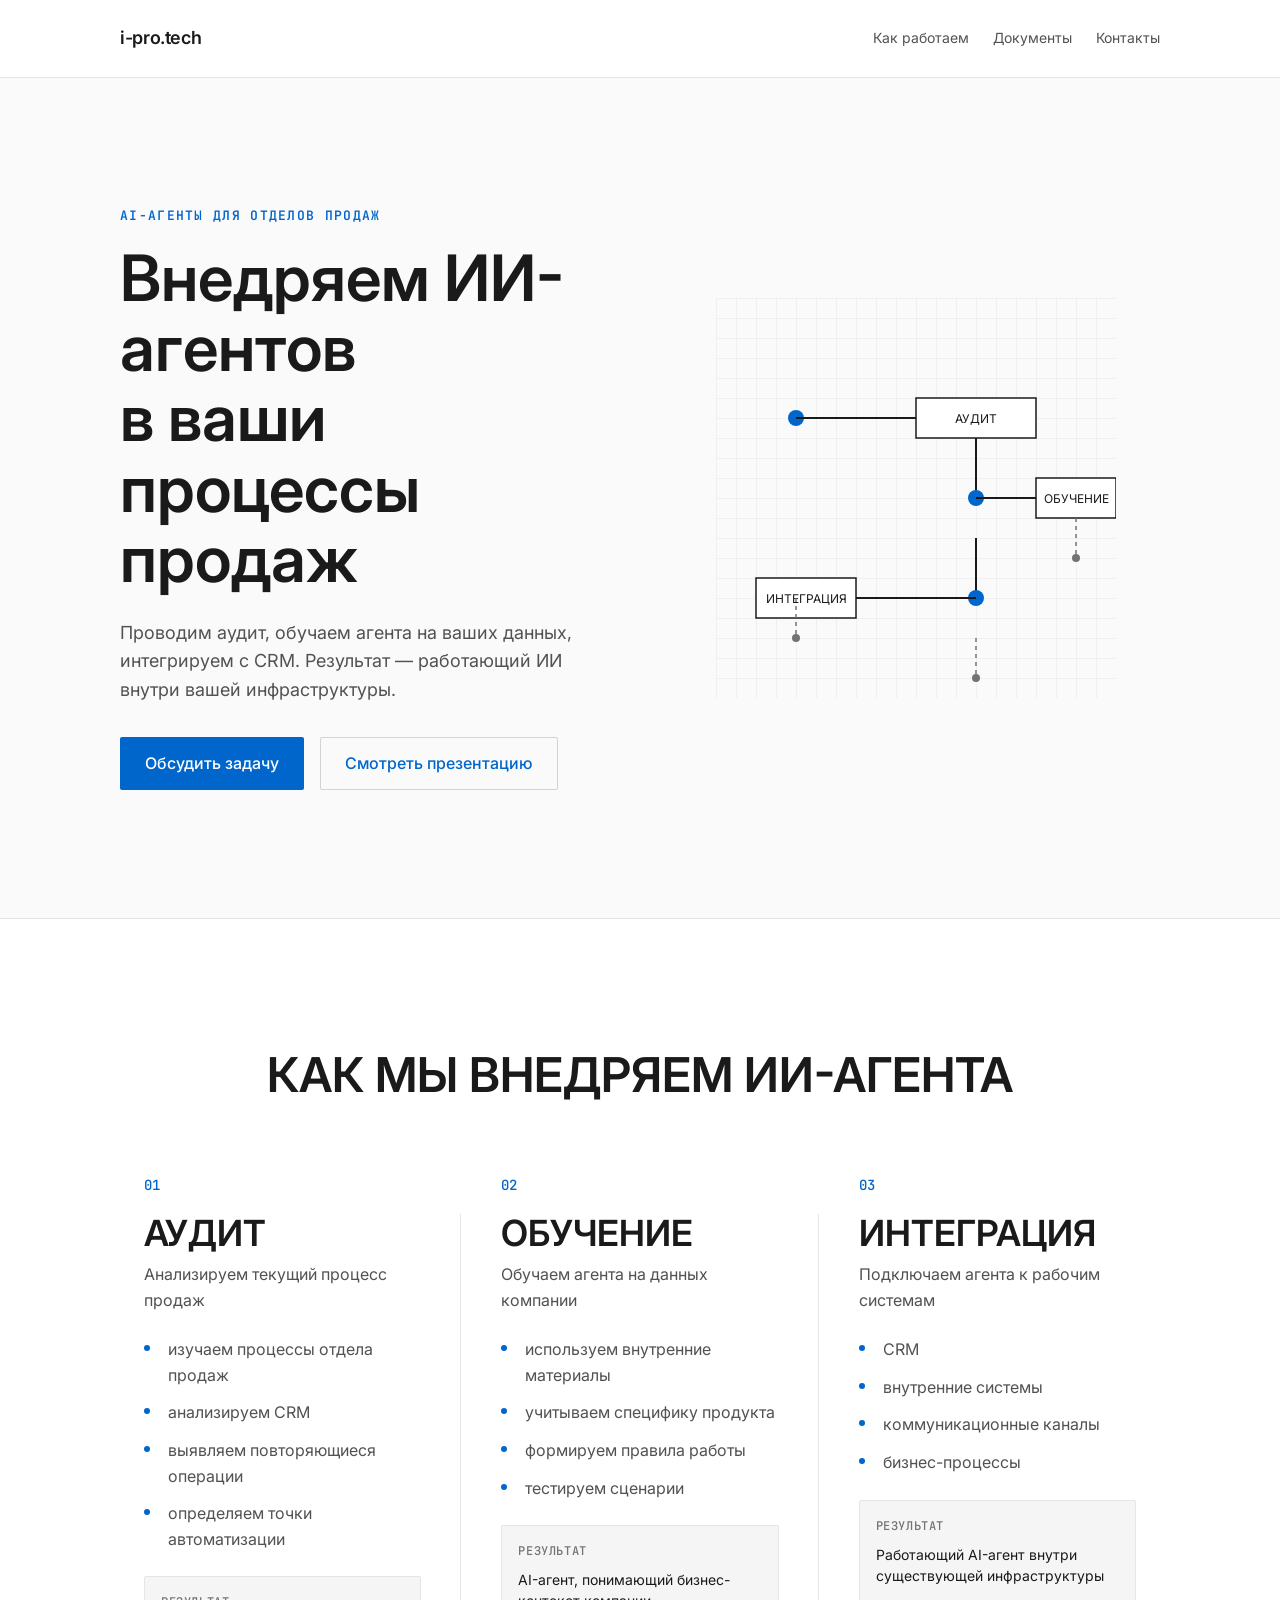
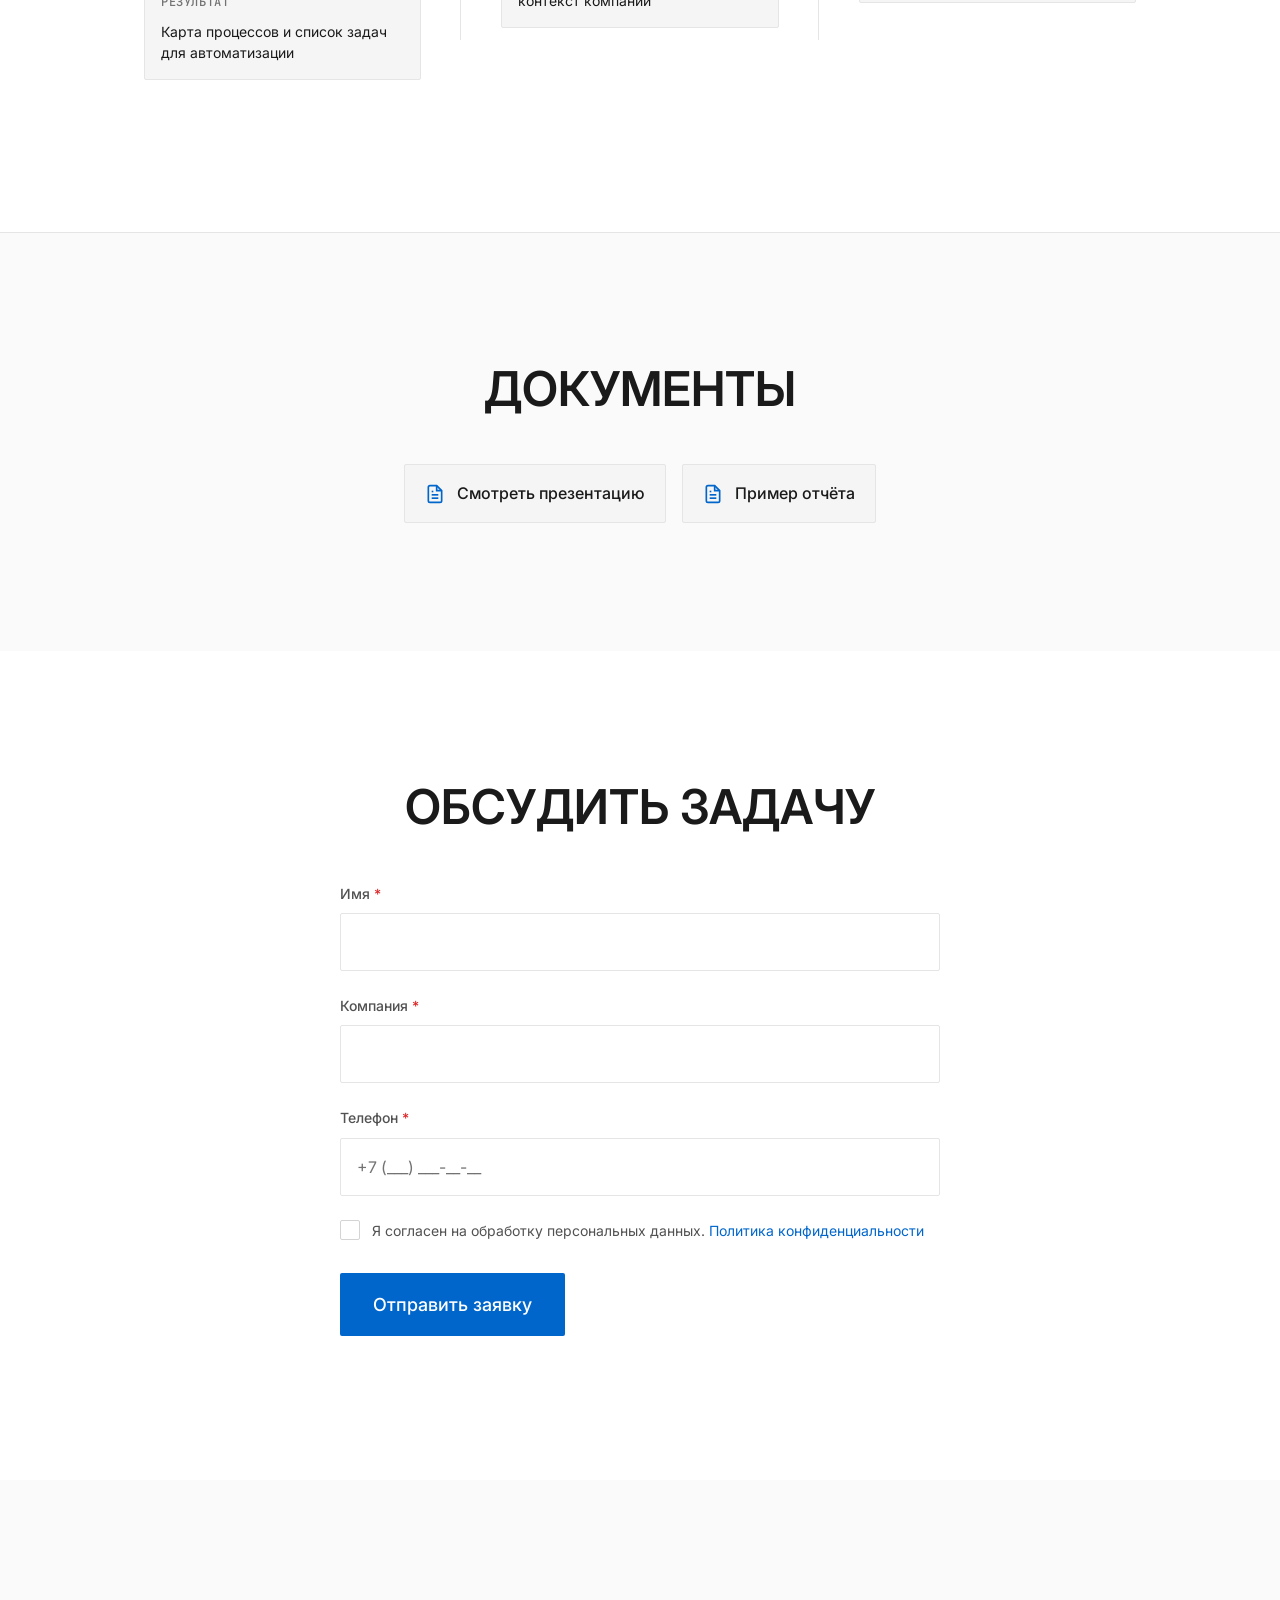
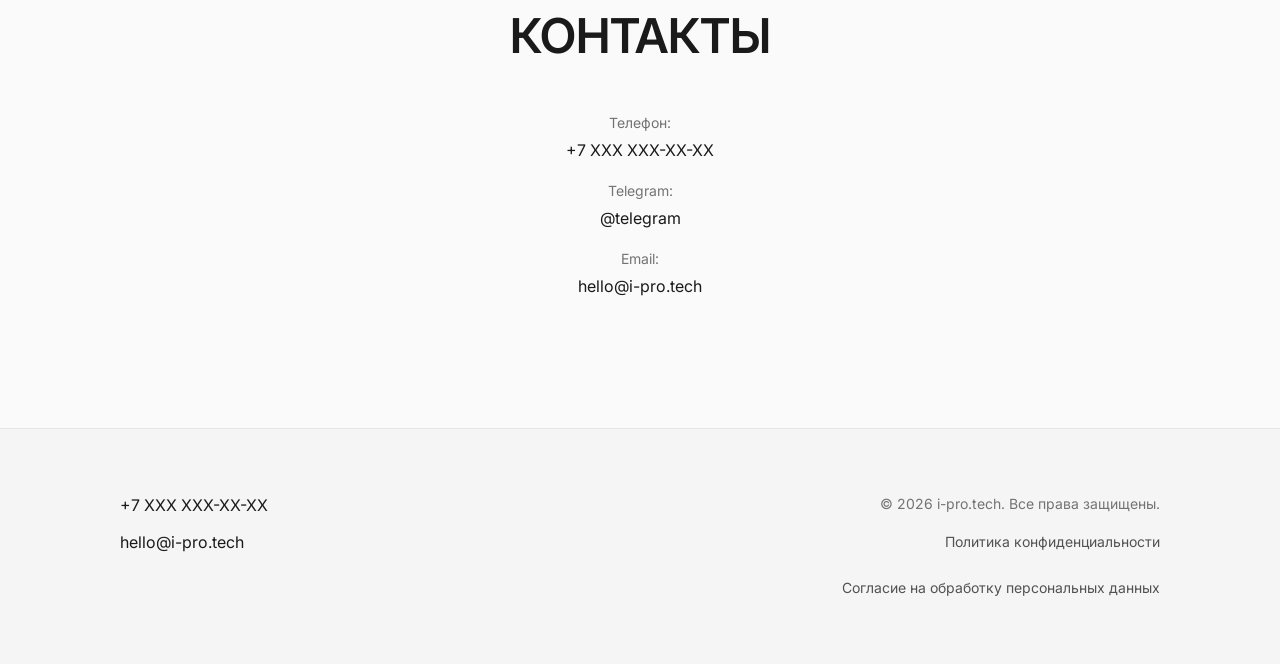
<file: index.html>
<!DOCTYPE html>
<html lang="ru">
<head>
    <!-- META -->
    <meta charset="UTF-8">
    <meta name="viewport" content="width=device-width, initial-scale=1.0">
    <meta name="description" content="Внедрение ИИ-агентов в отделы продаж. Аудит, обучение, интеграция с CRM.">
    <meta name="robots" content="index, follow">
    <link rel="canonical" href="https://i-pro.tech/">
    
    <!-- TITLE -->
    <title>i-pro.tech — ИИ-агенты для отделов продаж</title>
    
    <!-- FAVICON -->
    <link rel="icon" type="image/svg+xml" href="/assets/favicon.svg">
    
    <!-- FONTS -->
    <link rel="preconnect" href="https://fonts.googleapis.com">
    <link rel="preconnect" href="https://fonts.gstatic.com" crossorigin>
    <link href="https://fonts.googleapis.com/css2?family=Inter:wght@400;500;600;700&family=JetBrains+Mono:wght@400;500&display=swap" rel="stylesheet">
    
    <!-- STYLES -->
    <link rel="stylesheet" href="/css/styles.css">
    
    <!-- OPEN GRAPH -->
    <meta property="og:title" content="i-pro.tech — ИИ-агенты для отделов продаж">
    <meta property="og:description" content="Внедрение ИИ-агентов в отделы продаж. Аудит, обучение, интеграция с CRM.">
    <meta property="og:type" content="website">
    <meta property="og:url" content="https://i-pro.tech/">
    <meta property="og:image" content="https://i-pro.tech/assets/og-image.jpg">
    
    <!-- YANDEX METRICA -->
    <!-- <script>
    (function(m,e,t,r,i,k,a){m[i]=m[i]||function(){(m[i].a=m[i].a||[]).push(arguments)};
    m[i].l=1*new Date();
    for(var j=0;j<navigator.mimeTypes.length;j++){if(navigator.mimeTypes[j].enabledPlugin){k=navigator.mimeTypes[j].enabledPlugin;if(k===window.external||k===navigator.plugins[k].filename)return 0}}
    k=e.createElement(t);k.async=!0;k.src=r;a=e.getElementsByTagName(t)[0];a.parentNode.insertBefore(k,a)
    })(window,document,"script","https://mc.yandex.ru/metrika/tag.js","ym");
    ym(YM_COUNTER_ID,"init",{clickmap:true,trackLinks:true,accurateTrackBounce:true,webvisor:true});
    </script>
    <noscript><div><img src="https://mc.yandex.ru/watch/YM_COUNTER_ID" style="position:absolute;left:-9999px;" alt="" /></div></noscript> -->
    <!-- END YANDEX METRICA -->
</head>
<body>
    <!-- HEADER -->
    <header class="header">
        <div class="container">
            <div class="header-inner">
                <a href="/" class="header-brand">i-pro.tech</a>
                <button class="header-nav-toggle" aria-label="Открыть меню" aria-expanded="false">
                    <svg width="24" height="24" viewBox="0 0 24 24" fill="none" stroke="currentColor" stroke-width="2" aria-hidden="true">
                        <line x1="3" y1="6" x2="21" y2="6"/>
                        <line x1="3" y1="12" x2="21" y2="12"/>
                        <line x1="3" y1="18" x2="21" y2="18"/>
                    </svg>
                </button>
                <nav class="header-nav">
                    <a href="#process">Как работаем</a>
                    <a href="#documents">Документы</a>
                    <a href="#contact">Контакты</a>
                </nav>
            </div>
        </div>
    </header>

    <!-- HERO -->
    <section class="hero" id="hero">
        <div class="container">
            <div class="hero-grid">
                <div class="hero-content">
                    <!-- COMPANY -->
                    <p class="hero-eyebrow">AI-АГЕНТЫ ДЛЯ ОТДЕЛОВ ПРОДАЖ</p>
                    
                    <!-- HERO -->
                    <h1 class="hero-title">Внедряем ИИ-агентов<br>в ваши процессы продаж</h1>
                    
                    <p class="hero-subtitle">
                        Проводим аудит, обучаем агента на ваших данных, интегрируем с CRM. 
                        Результат — работающий ИИ внутри вашей инфраструктуры.
                    </p>
                    
                    <div class="hero-cta">
                        <a href="#contact" class="btn btn-primary">Обсудить задачу</a>
                        <a href="#documents" class="btn btn-secondary">Смотреть презентацию</a>
                    </div>
                </div>
                
                <div class="hero-visual">
                    <!-- Architectural diagram: structured workflow visualization -->
                    <svg class="diagram-svg" viewBox="0 0 400 400" xmlns="http://www.w3.org/2000/svg" aria-hidden="true">
                        <!-- Grid background -->
                        <defs>
                            <pattern id="grid" width="20" height="20" patternUnits="userSpaceOnUse">
                                <path d="M 20 0 L 0 0 0 20" fill="none" stroke="#E5E5E5" stroke-width="1"/>
                            </pattern>
                        </defs>
                        <rect width="400" height="400" fill="url(#grid)"/>
                        
                        <!-- Process flow diagram -->
                        <!-- Audit node -->
                        <circle cx="80" cy="120" r="8" fill="#0066CC"/>
                        <line x1="80" y1="120" x2="200" y2="120" stroke="#1A1A1A" stroke-width="2"/>
                        <rect x="200" y="100" width="120" height="40" fill="#FFFFFF" stroke="#1A1A1A" stroke-width="1.5"/>
                        <text x="260" y="125" font-family="Inter" font-size="12" fill="#1A1A1A" text-anchor="middle">АУДИТ</text>
                        
                        <!-- Training node -->
                        <line x1="260" y1="140" x2="260" y2="200" stroke="#1A1A1A" stroke-width="2"/>
                        <circle cx="260" cy="200" r="8" fill="#0066CC"/>
                        <line x1="260" y1="200" x2="320" y2="200" stroke="#1A1A1A" stroke-width="2"/>
                        <rect x="320" y="180" width="80" height="40" fill="#FFFFFF" stroke="#1A1A1A" stroke-width="1.5"/>
                        <text x="360" y="205" font-family="Inter" font-size="12" fill="#1A1A1A" text-anchor="middle">ОБУЧЕНИЕ</text>
                        
                        <!-- Integration node -->
                        <line x1="260" y1="240" x2="260" y2="300" stroke="#1A1A1A" stroke-width="2"/>
                        <circle cx="260" cy="300" r="8" fill="#0066CC"/>
                        <line x1="260" y1="300" x2="140" y2="300" stroke="#1A1A1A" stroke-width="2"/>
                        <rect x="40" y="280" width="100" height="40" fill="#FFFFFF" stroke="#1A1A1A" stroke-width="1.5"/>
                        <text x="90" y="305" font-family="Inter" font-size="12" fill="#1A1A1A" text-anchor="middle">ИНТЕГРАЦИЯ</text>
                        
                        <!-- Connection lines to edges -->
                        <line x1="80" y1="300" x2="80" y2="340" stroke="#737373" stroke-width="1.5" stroke-dasharray="4,4"/>
                        <line x1="260" y1="340" x2="260" y2="380" stroke="#737373" stroke-width="1.5" stroke-dasharray="4,4"/>
                        <line x1="360" y1="220" x2="360" y2="260" stroke="#737373" stroke-width="1.5" stroke-dasharray="4,4"/>
                        
                        <!-- Data points -->
                        <circle cx="80" cy="340" r="4" fill="#737373"/>
                        <circle cx="260" cy="380" r="4" fill="#737373"/>
                        <circle cx="360" cy="260" r="4" fill="#737373"/>
                    </svg>
                </div>
            </div>
        </div>
    </section>

    <!-- PROCESS -->
    <section class="process-section" id="process">
        <div class="container">
            <!-- PROCESS -->
            <h2 class="section-title">КАК МЫ ВНЕДРЯЕМ ИИ-АГЕНТА</h2>
            
            <div class="process-grid">
                <!-- Stage 01 -->
                <div class="process-card">
                    <p class="process-number">01</p>
                    <h3 class="process-title">АУДИТ</h3>
                    <p class="process-subtitle">Анализируем текущий процесс продаж</p>
                    
                    <ul class="process-list">
                        <li>изучаем процессы отдела продаж</li>
                        <li>анализируем CRM</li>
                        <li>выявляем повторяющиеся операции</li>
                        <li>определяем точки автоматизации</li>
                    </ul>
                    
                    <div class="process-result">
                        <p class="process-result-label">Результат</p>
                        <p class="process-result-text">Карта процессов и список задач для автоматизации</p>
                    </div>
                </div>
                
                <!-- Stage 02 -->
                <div class="process-card">
                    <p class="process-number">02</p>
                    <h3 class="process-title">ОБУЧЕНИЕ</h3>
                    <p class="process-subtitle">Обучаем агента на данных компании</p>
                    
                    <ul class="process-list">
                        <li>используем внутренние материалы</li>
                        <li>учитываем специфику продукта</li>
                        <li>формируем правила работы</li>
                        <li>тестируем сценарии</li>
                    </ul>
                    
                    <div class="process-result">
                        <p class="process-result-label">Результат</p>
                        <p class="process-result-text">AI-агент, понимающий бизнес-контекст компании</p>
                    </div>
                </div>
                
                <!-- Stage 03 -->
                <div class="process-card">
                    <p class="process-number">03</p>
                    <h3 class="process-title">ИНТЕГРАЦИЯ</h3>
                    <p class="process-subtitle">Подключаем агента к рабочим системам</p>
                    
                    <ul class="process-list">
                        <li>CRM</li>
                        <li>внутренние системы</li>
                        <li>коммуникационные каналы</li>
                        <li>бизнес-процессы</li>
                    </ul>
                    
                    <div class="process-result">
                        <p class="process-result-label">Результат</p>
                        <p class="process-result-text">Работающий AI-агент внутри существующей инфраструктуры</p>
                    </div>
                </div>
            </div>
        </div>
    </section>

    <!-- DOCUMENTS -->
    <section class="documents-section" id="documents">
        <div class="container">
            <!-- DOCUMENTS -->
            <h2 class="section-title">ДОКУМЕНТЫ</h2>
            
            <div class="documents-grid">
                <a href="/assets/presentation.pdf" class="document-link" target="_blank" rel="noopener">
                    <svg class="document-icon" viewBox="0 0 24 24" fill="none" stroke="currentColor" stroke-width="2" aria-hidden="true">
                        <path d="M14 2H6a2 2 0 0 0-2 2v16a2 2 0 0 0 2 2h12a2 2 0 0 0 2-2V8z"/>
                        <polyline points="14 2 14 8 20 8"/>
                        <line x1="16" y1="13" x2="8" y2="13"/>
                        <line x1="16" y1="17" x2="8" y2="17"/>
                        <polyline points="10 9 9 9 8 9"/>
                    </svg>
                    <span class="document-text">Смотреть презентацию</span>
                </a>
                
                <a href="/assets/report-example.pdf" class="document-link" target="_blank" rel="noopener">
                    <svg class="document-icon" viewBox="0 0 24 24" fill="none" stroke="currentColor" stroke-width="2" aria-hidden="true">
                        <path d="M14 2H6a2 2 0 0 0-2 2v16a2 2 0 0 0 2 2h12a2 2 0 0 0 2-2V8z"/>
                        <polyline points="14 2 14 8 20 8"/>
                        <line x1="16" y1="13" x2="8" y2="13"/>
                        <line x1="16" y1="17" x2="8" y2="17"/>
                        <polyline points="10 9 9 9 8 9"/>
                    </svg>
                    <span class="document-text">Пример отчёта</span>
                </a>
            </div>
        </div>
    </section>

    <!-- CONTACT FORM -->
    <section class="contact-section" id="contact">
        <div class="container">
            <div class="contact-form-container">
                <!-- CONTACT FORM -->
                <h2 class="section-title">ОБСУДИТЬ ЗАДАЧУ</h2>
                
                <form class="form" id="contactForm" action="/send.php" method="POST" novalidate>
                    <div class="form-group">
                        <label for="name" class="input-label required">Имя</label>
                        <input type="text" id="name" name="name" class="input" required autocomplete="name">
                        <span class="form-error">Пожалуйста, введите имя</span>
                    </div>
                    
                    <div class="form-group">
                        <label for="company" class="input-label required">Компания</label>
                        <input type="text" id="company" name="company" class="input" required autocomplete="organization">
                        <span class="form-error">Пожалуйста, введите название компании</span>
                    </div>
                    
                    <div class="form-group">
                        <label for="phone" class="input-label required">Телефон</label>
                        <input type="tel" id="phone" name="phone" class="input" required autocomplete="tel" placeholder="+7 (___) ___-__-__">
                        <span class="form-error">Пожалуйста, введите корректный номер телефона</span>
                    </div>
                    
                    <div class="form-group checkbox-group">
                        <div class="checkbox-wrapper">
                            <input type="checkbox" id="consent" name="consent" class="checkbox" required>
                            <label for="consent" class="checkbox-label">
                                Я согласен на обработку персональных данных. 
                                <a href="/privacy.html" target="_blank">Политика конфиденциальности</a>
                            </label>
                        </div>
                        <span class="form-error">Необходимо согласие на обработку персональных данных</span>
                    </div>
                    
                    <div class="form-actions">
                        <button type="submit" class="btn btn-primary btn-large">Отправить заявку</button>
                    </div>
                    
                    <div class="form-status" id="formStatus" aria-live="polite"></div>
                </form>
            </div>
        </div>
    </section>

    <!-- CONTACTS -->
    <section class="contacts-section" id="contacts">
        <div class="container">
            <!-- CONTACTS -->
            <h2 class="section-title">КОНТАКТЫ</h2>
            
            <div class="contacts-grid">
                <div class="contact-item">
                    <span class="contact-label">Телефон:</span>
                    <a href="tel:+7XXXXXXXXXX" class="contact-value">+7 XXX XXX-XX-XX</a>
                </div>
                
                <div class="contact-item">
                    <span class="contact-label">Telegram:</span>
                    <a href="https://t.me/telegram" class="contact-value">@telegram</a>
                </div>
                
                <div class="contact-item">
                    <span class="contact-label">Email:</span>
                    <a href="mailto:hello@i-pro.tech" class="contact-value">hello@i-pro.tech</a>
                </div>
            </div>
        </div>
    </section>

    <!-- FOOTER -->
    <footer class="footer">
        <div class="container">
            <!-- FOOTER -->
            <div class="footer-grid">
                <div class="footer-contacts">
                    <p class="footer-contact-item">
                        <a href="tel:+7XXXXXXXXXX">+7 XXX XXX-XX-XX</a>
                    </p>
                    <p class="footer-contact-item">
                        <a href="mailto:hello@i-pro.tech">hello@i-pro.tech</a>
                    </p>
                </div>
                
                <div class="footer-legal">
                    <p class="footer-legal-text">
                        © <span id="currentYear">2024</span> i-pro.tech. Все права защищены.
                    </p>
                    <div class="footer-legal-links">
                        <a href="/privacy.html">Политика конфиденциальности</a>
                        <a href="/privacy.html">Согласие на обработку персональных данных</a>
                    </div>
                </div>
            </div>
        </div>
    </footer>

    <!-- SCRIPTS -->
    <script src="/js/main.js"></script>
</body>
</html>
</file>
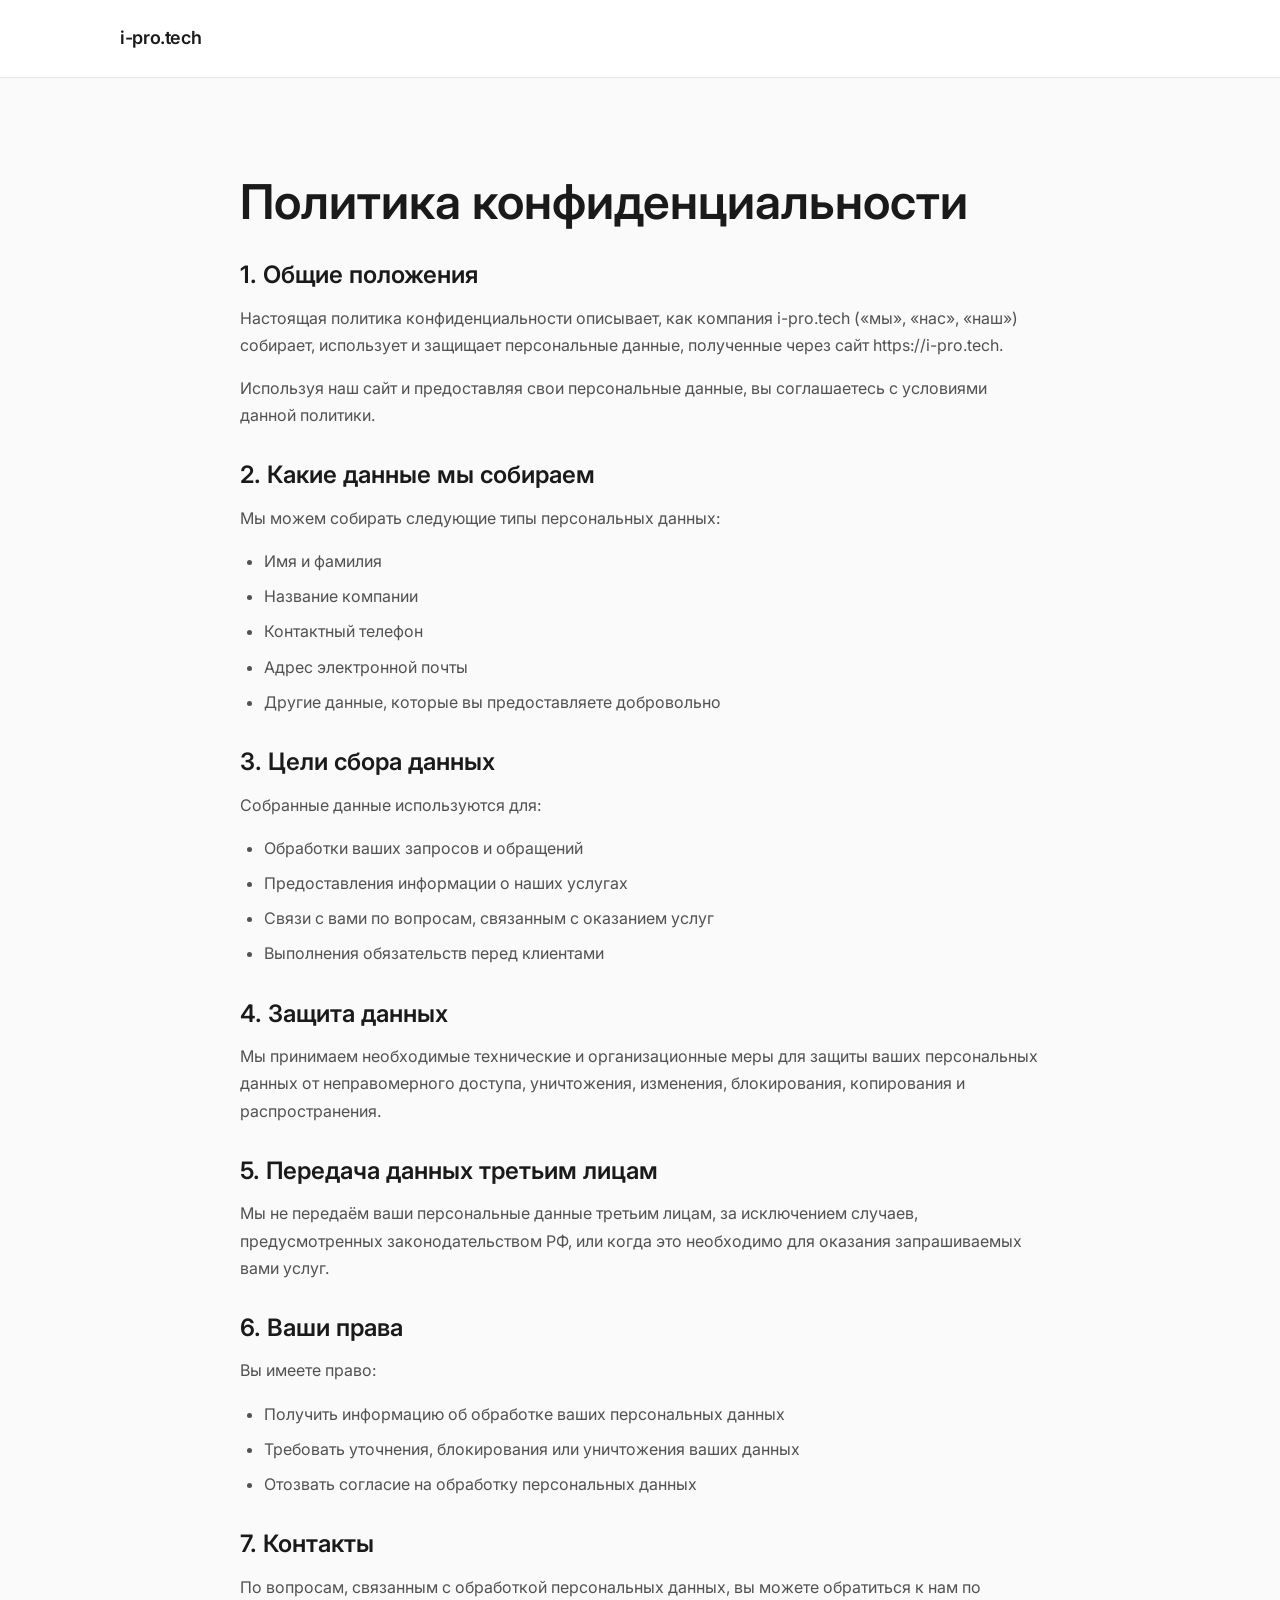
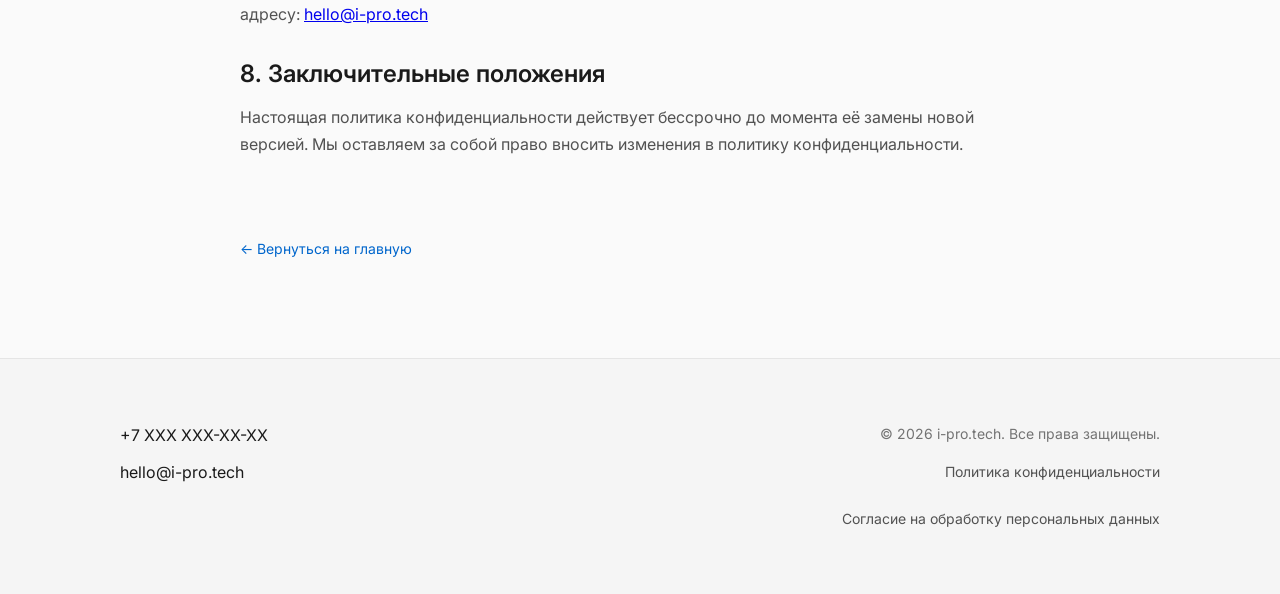
<file: privacy.html>
<!DOCTYPE html>
<html lang="ru">
<head>
    <meta charset="UTF-8">
    <meta name="viewport" content="width=device-width, initial-scale=1.0">
    <title>Политика конфиденциальности — i-pro.tech</title>
    <link rel="preconnect" href="https://fonts.googleapis.com">
    <link rel="preconnect" href="https://fonts.gstatic.com" crossorigin>
    <link href="https://fonts.googleapis.com/css2?family=Inter:wght@400;500;600;700&family=JetBrains+Mono:wght@400;500&display=swap" rel="stylesheet">
    <link rel="stylesheet" href="/css/styles.css">
    <style>
        .legal-page {
            padding: var(--space-24) 0;
            background-color: var(--color-bg-primary);
            min-height: 100vh;
        }
        
        .legal-content {
            max-width: 800px;
            margin: 0 auto;
        }
        
        .legal-title {
            font-size: var(--text-h1);
            font-weight: 600;
            margin-bottom: var(--space-8);
            color: var(--color-text-primary);
        }
        
        .legal-section {
            margin-bottom: var(--space-8);
        }
        
        .legal-section-title {
            font-size: var(--text-h3);
            font-weight: 600;
            margin-bottom: var(--space-4);
            color: var(--color-text-primary);
        }
        
        .legal-text {
            font-size: var(--text-body);
            line-height: 1.7;
            color: var(--color-text-secondary);
        }
        
        .legal-text p {
            margin-bottom: var(--space-4);
        }
        
        .legal-text ul {
            margin: var(--space-4) 0;
            padding-left: var(--space-6);
        }
        
        .legal-text li {
            margin-bottom: var(--space-2);
        }
        
        .legal-back-link {
            display: inline-flex;
            align-items: center;
            gap: var(--space-2);
            margin-top: var(--space-12);
            color: var(--color-primary);
            text-decoration: none;
            font-size: var(--text-small);
        }
        
        .legal-back-link:hover {
            text-decoration: underline;
        }
    </style>
</head>
<body>
    <!-- HEADER -->
    <header class="header">
        <div class="container">
            <div class="header-inner">
                <a href="/" class="header-brand">i-pro.tech</a>
            </div>
        </div>
    </header>

    <!-- MAIN CONTENT -->
    <main class="legal-page">
        <div class="container">
            <div class="legal-content">
                <h1 class="legal-title">Политика конфиденциальности</h1>
                
                <div class="legal-text">
                    <!-- LEGAL PLACEHOLDER CONTENT -->
                    <!-- Replace with actual legal text from your lawyer -->
                    
                    <div class="legal-section">
                        <h2 class="legal-section-title">1. Общие положения</h2>
                        <p>
                            Настоящая политика конфиденциальности описывает, как компания i-pro.tech 
                            («мы», «нас», «наш») собирает, использует и защищает персональные данные, 
                            полученные через сайт https://i-pro.tech.
                        </p>
                        <p>
                            Используя наш сайт и предоставляя свои персональные данные, вы соглашаетесь 
                            с условиями данной политики.
                        </p>
                    </div>
                    
                    <div class="legal-section">
                        <h2 class="legal-section-title">2. Какие данные мы собираем</h2>
                        <p>Мы можем собирать следующие типы персональных данных:</p>
                        <ul>
                            <li>Имя и фамилия</li>
                            <li>Название компании</li>
                            <li>Контактный телефон</li>
                            <li>Адрес электронной почты</li>
                            <li>Другие данные, которые вы предоставляете добровольно</li>
                        </ul>
                    </div>
                    
                    <div class="legal-section">
                        <h2 class="legal-section-title">3. Цели сбора данных</h2>
                        <p>Собранные данные используются для:</p>
                        <ul>
                            <li>Обработки ваших запросов и обращений</li>
                            <li>Предоставления информации о наших услугах</li>
                            <li>Связи с вами по вопросам, связанным с оказанием услуг</li>
                            <li>Выполнения обязательств перед клиентами</li>
                        </ul>
                    </div>
                    
                    <div class="legal-section">
                        <h2 class="legal-section-title">4. Защита данных</h2>
                        <p>
                            Мы принимаем необходимые технические и организационные меры для защиты 
                            ваших персональных данных от неправомерного доступа, уничтожения, изменения, 
                            блокирования, копирования и распространения.
                        </p>
                    </div>
                    
                    <div class="legal-section">
                        <h2 class="legal-section-title">5. Передача данных третьим лицам</h2>
                        <p>
                            Мы не передаём ваши персональные данные третьим лицам, за исключением случаев, 
                            предусмотренных законодательством РФ, или когда это необходимо для оказания 
                            запрашиваемых вами услуг.
                        </p>
                    </div>
                    
                    <div class="legal-section">
                        <h2 class="legal-section-title">6. Ваши права</h2>
                        <p>Вы имеете право:</p>
                        <ul>
                            <li>Получить информацию об обработке ваших персональных данных</li>
                            <li>Требовать уточнения, блокирования или уничтожения ваших данных</li>
                            <li>Отозвать согласие на обработку персональных данных</li>
                        </ul>
                    </div>
                    
                    <div class="legal-section">
                        <h2 class="legal-section-title">7. Контакты</h2>
                        <p>
                            По вопросам, связанным с обработкой персональных данных, вы можете обратиться 
                            к нам по адресу: <a href="mailto:hello@i-pro.tech">hello@i-pro.tech</a>
                        </p>
                    </div>
                    
                    <div class="legal-section">
                        <h2 class="legal-section-title">8. Заключительные положения</h2>
                        <p>
                            Настоящая политика конфиденциальности действует бессрочно до момента её замены 
                            новой версией. Мы оставляем за собой право вносить изменения в политику 
                            конфиденциальности.
                        </p>
                    </div>
                </div>
                
                <a href="/" class="legal-back-link">
                    ← Вернуться на главную
                </a>
            </div>
        </div>
    </main>

    <!-- FOOTER -->
    <footer class="footer">
        <div class="container">
            <div class="footer-grid">
                <div class="footer-contacts">
                    <p class="footer-contact-item">
                        <a href="tel:+7XXXXXXXXXX">+7 XXX XXX-XX-XX</a>
                    </p>
                    <p class="footer-contact-item">
                        <a href="mailto:hello@i-pro.tech">hello@i-pro.tech</a>
                    </p>
                </div>
                
                <div class="footer-legal">
                    <p class="footer-legal-text">
                        © <span id="currentYear">2024</span> i-pro.tech. Все права защищены.
                    </p>
                    <div class="footer-legal-links">
                        <a href="/privacy.html">Политика конфиденциальности</a>
                        <a href="/privacy.html">Согласие на обработку персональных данных</a>
                    </div>
                </div>
            </div>
        </div>
    </footer>

    <script src="/js/main.js"></script>
</body>
</html>
</file>
<file: css/styles.css>
/* ==========================================================================
   i-pro.tech — DESIGN SYSTEM IMPLEMENTATION
   Concept: ARCHITECTURAL PRECISION
   ========================================================================== */

/* ==========================================================================
   CSS CUSTOM PROPERTIES (DESIGN TOKENS)
   ========================================================================== */

:root {
    /* Colors - Backgrounds */
    --color-bg-primary: #FAFAFA;
    --color-bg-surface: #FFFFFF;
    --color-bg-secondary: #F5F5F5;

    /* Colors - Text */
    --color-text-primary: #1A1A1A;
    --color-text-secondary: #525252;
    --color-text-tertiary: #737373;
    --color-text-inverse: #FFFFFF;

    /* Colors - Brand & Accent */
    --color-primary: #0066CC;
    --color-primary-hover: #0052A3;
    --color-primary-active: #004080;

    /* Colors - Functional */
    --color-border: #E5E5E5;
    --color-border-strong: #D4D4D4;
    --color-success: #059669;
    --color-error: #DC2626;
    --color-warning: #D97706;

    /* Colors - Interactive States */
    --color-focus: #0066CC;
    --color-disabled-bg: #F5F5F5;
    --color-disabled-text: #A3A3A3;

    /* Typography - Font Families */
    --font-family-sans: 'Inter', -apple-system, BlinkMacSystemFont, 'Segoe UI', Roboto, sans-serif;
    --font-family-mono: 'JetBrains Mono', 'IBM Plex Mono', 'Consolas', monospace;

    /* Typography - Scale (Desktop) */
    --text-display: 64px;
    --text-h1: 48px;
    --text-h2: 36px;
    --text-h3: 24px;
    --text-body-lg: 18px;
    --text-body: 16px;
    --text-small: 14px;
    --text-xs: 12px;
    --text-eyebrow: 13px;
    --text-button: 16px;
    --text-mono-label: 14px;

    /* Layout */
    --layout-max-width: 1200px;
    --layout-padding-desktop: 80px;
    --layout-padding-tablet: 40px;
    --layout-padding-mobile: 20px;
    --grid-gutter: 24px;

    /* Section Spacing */
    --section-spacing-desktop: 120px;
    --section-spacing-tablet: 80px;
    --section-spacing-mobile: 60px;

    /* Spacing System (Base unit: 4px) */
    --space-0: 0px;
    --space-1: 4px;
    --space-2: 8px;
    --space-3: 12px;
    --space-4: 16px;
    --space-5: 20px;
    --space-6: 24px;
    --space-8: 32px;
    --space-10: 40px;
    --space-12: 48px;
    --space-16: 64px;
    --space-20: 80px;
    --space-24: 96px;
    --space-32: 128px;
}

/* ==========================================================================
   RESET & BASE
   ========================================================================== */

*,
*::before,
*::after {
    box-sizing: border-box;
    margin: 0;
    padding: 0;
}

html {
    font-size: 16px;
    scroll-behavior: smooth;
    -webkit-text-size-adjust: 100%;
}

body {
    font-family: var(--font-family-sans);
    font-size: var(--text-body);
    line-height: 1.6;
    color: var(--color-text-primary);
    background-color: var(--color-bg-primary);
    -webkit-font-smoothing: antialiased;
    -moz-osx-font-smoothing: grayscale;
}

/* ==========================================================================
   TYPOGRAPHY
   ========================================================================== */

h1, h2, h3, h4, h5, h6 {
    font-weight: 600;
    line-height: 1.15;
    color: var(--color-text-primary);
}

.section-title {
    font-size: var(--text-h1);
    font-weight: 600;
    line-height: 1.15;
    margin-bottom: var(--space-12);
    text-align: center;
}

/* ==========================================================================
   LAYOUT
   ========================================================================== */

.container {
    max-width: var(--layout-max-width);
    margin: 0 auto;
    padding: 0 var(--layout-padding-mobile);
}

@media (min-width: 768px) {
    .container {
        padding: 0 var(--layout-padding-tablet);
    }
}

@media (min-width: 1024px) {
    .container {
        padding: 0 var(--layout-padding-desktop);
    }
}

/* ==========================================================================
   HEADER
   ========================================================================== */

.header {
    padding: var(--space-6) 0;
    border-bottom: 1px solid var(--color-border);
    background-color: var(--color-bg-surface);
    position: sticky;
    top: 0;
    z-index: 100;
}

.header-inner {
    display: flex;
    justify-content: space-between;
    align-items: center;
}

.header-brand {
    font-family: var(--font-family-sans);
    font-size: 18px;
    font-weight: 600;
    color: var(--color-text-primary);
    text-decoration: none;
    letter-spacing: -0.02em;
}

.header-brand:hover {
    color: var(--color-primary);
}

.header-nav {
    display: flex;
    align-items: center;
    gap: var(--space-6);
}

.header-nav a {
    font-size: var(--text-small);
    color: var(--color-text-secondary);
    text-decoration: none;
    transition: color 0.15s ease;
}

.header-nav a:hover {
    color: var(--color-text-primary);
}

/* Mobile nav toggle */
.header-nav-toggle {
    display: none;
    background: none;
    border: none;
    cursor: pointer;
    padding: var(--space-2);
}

@media (max-width: 767px) {
    .header-nav {
        display: none;
    }

    .header-nav-toggle {
        display: block;
    }

    .header-nav.active {
        display: flex;
        flex-direction: column;
        position: absolute;
        top: 100%;
        left: 0;
        right: 0;
        background: var(--color-bg-surface);
        border-bottom: 1px solid var(--color-border);
        padding: var(--space-4);
        gap: var(--space-4);
    }
}

/* ==========================================================================
   HERO SECTION
   ========================================================================== */

.hero {
    padding: var(--space-24) 0;
    background-color: var(--color-bg-primary);
}

@media (min-width: 768px) {
    .hero {
        padding: var(--space-32) 0;
    }
}

.hero-grid {
    display: grid;
    grid-template-columns: 1fr;
    gap: var(--space-12);
    align-items: center;
}

@media (min-width: 1024px) {
    .hero-grid {
        grid-template-columns: 1fr 1fr;
        gap: var(--space-16);
    }
}

.hero-eyebrow {
    font-family: var(--font-family-mono);
    font-size: var(--text-eyebrow);
    font-weight: 600;
    color: var(--color-primary);
    text-transform: uppercase;
    letter-spacing: 0.1em;
    margin-bottom: var(--space-4);
}

.hero-title {
    font-size: 48px;
    font-weight: 600;
    line-height: 1.1;
    color: var(--color-text-primary);
    margin-bottom: var(--space-6);
}

@media (min-width: 768px) {
    .hero-title {
        font-size: 56px;
    }
}

@media (min-width: 1024px) {
    .hero-title {
        font-size: var(--text-display);
    }
}

.hero-subtitle {
    font-size: var(--text-body-lg);
    color: var(--color-text-secondary);
    line-height: 1.6;
    margin-bottom: var(--space-8);
}

.hero-cta {
    display: flex;
    flex-wrap: wrap;
    gap: var(--space-4);
}

.hero-visual {
    position: relative;
    min-height: 300px;
    display: flex;
    align-items: center;
    justify-content: center;
}

@media (min-width: 768px) {
    .hero-visual {
        min-height: 400px;
    }
}

.diagram-svg {
    width: 100%;
    max-width: 400px;
    height: auto;
}

/* ==========================================================================
   BUTTONS
   ========================================================================== */

.btn {
    display: inline-flex;
    align-items: center;
    justify-content: center;
    padding: var(--space-4) var(--space-6);
    font-family: var(--font-family-sans);
    font-size: var(--text-button);
    font-weight: 500;
    line-height: 1.2;
    text-decoration: none;
    border-radius: 2px;
    cursor: pointer;
    transition: background-color 0.15s ease, transform 0.1s ease, border-color 0.15s ease;
    border: 1px solid transparent;
}

.btn-primary {
    background-color: var(--color-primary);
    color: var(--color-text-inverse);
}

.btn-primary:hover {
    background-color: var(--color-primary-hover);
}

.btn-primary:active {
    background-color: var(--color-primary-active);
    transform: translateY(1px);
}

.btn-primary:focus-visible {
    outline: 2px solid var(--color-focus);
    outline-offset: 2px;
}

.btn-primary:disabled {
    background-color: var(--color-disabled-bg);
    color: var(--color-disabled-text);
    cursor: not-allowed;
    transform: none;
}

.btn-secondary {
    background-color: transparent;
    color: var(--color-primary);
    border-color: var(--color-border-strong);
}

.btn-secondary:hover {
    background-color: rgba(0, 102, 204, 0.04);
    border-color: var(--color-primary);
}

.btn-large {
    padding: var(--space-5) var(--space-8);
    font-size: 18px;
}

/* ==========================================================================
   PROCESS SECTION
   ========================================================================== */

.process-section {
    padding: var(--space-24) 0;
    background-color: var(--color-bg-surface);
    border-top: 1px solid var(--color-border);
    border-bottom: 1px solid var(--color-border);
}

@media (min-width: 768px) {
    .process-section {
        padding: var(--space-32) 0;
    }
}

.process-grid {
    display: grid;
    grid-template-columns: 1fr;
    gap: var(--space-12);
}

@media (min-width: 1024px) {
    .process-grid {
        grid-template-columns: repeat(3, 1fr);
        gap: var(--space-8);
    }
}

.process-card {
    position: relative;
    padding: var(--space-6);
}

@media (min-width: 1024px) {
    .process-card:not(:last-child)::after {
        content: '';
        position: absolute;
        right: calc(var(--space-8) / -2);
        top: var(--space-16);
        bottom: var(--space-16);
        width: 1px;
        background-color: var(--color-border);
    }
}

.process-number {
    font-family: var(--font-family-mono);
    font-size: var(--text-mono-label);
    font-weight: 500;
    color: var(--color-primary);
    margin-bottom: var(--space-4);
}

.process-title {
    font-size: var(--text-h2);
    font-weight: 600;
    color: var(--color-text-primary);
    margin-bottom: var(--space-2);
}

.process-subtitle {
    font-size: var(--text-body);
    color: var(--color-text-secondary);
    margin-bottom: var(--space-6);
}

.process-list {
    list-style: none;
    padding: 0;
    margin: 0 0 var(--space-6) 0;
}

.process-list li {
    position: relative;
    padding-left: var(--space-6);
    margin-bottom: var(--space-3);
    font-size: var(--text-body);
    color: var(--color-text-secondary);
    line-height: 1.6;
}

.process-list li::before {
    content: '';
    position: absolute;
    left: 0;
    top: 8px;
    width: 6px;
    height: 6px;
    background-color: var(--color-primary);
    border-radius: 50%;
}

.process-result {
    background-color: var(--color-bg-secondary);
    border: 1px solid var(--color-border);
    padding: var(--space-4);
    border-radius: 2px;
}

.process-result-label {
    font-family: var(--font-family-mono);
    font-size: var(--text-xs);
    font-weight: 500;
    color: var(--color-text-tertiary);
    text-transform: uppercase;
    letter-spacing: 0.05em;
    margin-bottom: var(--space-2);
}

.process-result-text {
    font-size: var(--text-small);
    color: var(--color-text-primary);
    line-height: 1.5;
}

/* ==========================================================================
   DOCUMENTS SECTION
   ========================================================================== */

.documents-section {
    padding: var(--space-24) 0;
    background-color: var(--color-bg-primary);
}

@media (min-width: 768px) {
    .documents-section {
        padding: var(--space-32) 0;
    }
}

.documents-grid {
    display: flex;
    flex-wrap: wrap;
    gap: var(--space-4);
    justify-content: center;
}

.document-link {
    display: inline-flex;
    align-items: center;
    gap: var(--space-3);
    padding: var(--space-4) var(--space-5);
    background-color: var(--color-bg-secondary);
    border: 1px solid var(--color-border);
    border-radius: 2px;
    text-decoration: none;
    color: var(--color-text-primary);
    transition: all 0.15s ease;
}

.document-link:hover {
    border-color: var(--color-primary);
    background-color: rgba(0, 102, 204, 0.04);
}

.document-icon {
    width: 20px;
    height: 20px;
    color: var(--color-primary);
}

.document-text {
    font-size: var(--text-body);
    font-weight: 500;
}

/* ==========================================================================
   CONTACT FORM SECTION
   ========================================================================== */

.contact-section {
    padding: var(--space-24) 0;
    background-color: var(--color-bg-surface);
}

@media (min-width: 768px) {
    .contact-section {
        padding: var(--space-32) 0;
    }
}

.contact-form-container {
    max-width: 600px;
    margin: 0 auto;
}

.form {
    margin-top: var(--space-8);
}

.form-group {
    margin-bottom: var(--space-6);
}

.input-label {
    display: block;
    font-size: var(--text-small);
    font-weight: 500;
    color: var(--color-text-secondary);
    margin-bottom: var(--space-2);
}

.input-label.required::after {
    content: '*';
    color: var(--color-error);
    margin-left: 4px;
}

.input {
    width: 100%;
    padding: var(--space-4);
    font-family: var(--font-family-sans);
    font-size: 16px;
    line-height: 1.5;
    color: var(--color-text-primary);
    background-color: var(--color-bg-surface);
    border: 1px solid var(--color-border);
    border-radius: 2px;
    transition: border-color 0.15s ease, box-shadow 0.15s ease;
}

.input::placeholder {
    color: var(--color-text-tertiary);
}

.input:focus {
    outline: none;
    border-color: var(--color-primary);
    box-shadow: 0 0 0 3px rgba(0, 102, 204, 0.1);
}

.input:disabled {
    background-color: var(--color-disabled-bg);
    color: var(--color-disabled-text);
    cursor: not-allowed;
}

.input.error {
    border-color: var(--color-error);
}

.input.error:focus {
    box-shadow: 0 0 0 3px rgba(220, 38, 38, 0.1);
}

.form-error {
    display: none;
    font-size: var(--text-small);
    color: var(--color-error);
    margin-top: var(--space-2);
}

.form-group.error .form-error {
    display: block;
}

/* Checkbox */
.checkbox-group {
    margin-top: var(--space-4);
}

.checkbox-wrapper {
    display: flex;
    align-items: flex-start;
    gap: var(--space-3);
}

.checkbox {
    appearance: none;
    -webkit-appearance: none;
    width: 20px;
    height: 20px;
    min-width: 20px;
    margin: 0;
    background-color: var(--color-bg-surface);
    border: 1px solid var(--color-border-strong);
    border-radius: 2px;
    cursor: pointer;
    transition: all 0.15s ease;
}

.checkbox:checked {
    background-color: var(--color-primary);
    border-color: var(--color-primary);
    background-image: url("data:image/svg+xml,%3Csvg xmlns='http://www.w3.org/2000/svg' viewBox='0 0 24 24' fill='none' stroke='white' stroke-width='3'%3E%3Cpolyline points='20 6 9 17 4 12'/%3E%3C/svg%3E");
    background-size: 14px;
    background-position: center;
    background-repeat: no-repeat;
}

.checkbox:focus-visible {
    outline: 2px solid var(--color-focus);
    outline-offset: 2px;
}

.checkbox:disabled {
    background-color: var(--color-disabled-bg);
    cursor: not-allowed;
    opacity: 0.6;
}

.checkbox-label {
    font-size: var(--text-small);
    color: var(--color-text-secondary);
    line-height: 1.5;
}

.checkbox-label a {
    color: var(--color-primary);
    text-decoration: none;
    border-bottom: 1px solid transparent;
}

.checkbox-label a:hover {
    border-bottom-color: var(--color-primary);
}

.form-actions {
    margin-top: var(--space-8);
}

.form-status {
    margin-top: var(--space-4);
    font-size: var(--text-small);
    text-align: center;
}

.form-status.success {
    color: var(--color-success);
}

.form-status.error {
    color: var(--color-error);
}

/* ==========================================================================
   CONTACTS SECTION
   ========================================================================== */

.contacts-section {
    padding: var(--space-24) 0;
    background-color: var(--color-bg-primary);
}

@media (min-width: 768px) {
    .contacts-section {
        padding: var(--space-32) 0;
    }
}

.contacts-grid {
    display: flex;
    flex-direction: column;
    gap: var(--space-4);
    max-width: 400px;
    margin: 0 auto;
    text-align: center;
}

.contact-item {
    display: flex;
    flex-direction: column;
    gap: var(--space-1);
}

.contact-label {
    font-size: var(--text-small);
    color: var(--color-text-tertiary);
}

.contact-value {
    font-size: var(--text-body);
    color: var(--color-text-primary);
    text-decoration: none;
}

.contact-value:hover {
    color: var(--color-primary);
}

/* ==========================================================================
   FOOTER
   ========================================================================== */

.footer {
    padding: var(--space-16) 0;
    background-color: var(--color-bg-secondary);
    border-top: 1px solid var(--color-border);
}

.footer-grid {
    display: grid;
    grid-template-columns: 1fr;
    gap: var(--space-8);
}

@media (min-width: 768px) {
    .footer-grid {
        grid-template-columns: 1fr 1fr;
        gap: var(--space-12);
    }
}

.footer-contacts {
    display: flex;
    flex-direction: column;
    gap: var(--space-3);
}

.footer-contact-item {
    font-size: var(--text-body);
    color: var(--color-text-secondary);
}

.footer-contact-item a {
    color: var(--color-text-primary);
    text-decoration: none;
}

.footer-contact-item a:hover {
    text-decoration: underline;
}

.footer-legal {
    display: flex;
    flex-direction: column;
    gap: var(--space-4);
}

@media (min-width: 768px) {
    .footer-legal {
        text-align: right;
        align-items: flex-end;
    }
}

.footer-legal-text {
    font-size: var(--text-small);
    color: var(--color-text-tertiary);
    line-height: 1.6;
}

.footer-legal-links {
    display: flex;
    flex-wrap: wrap;
    gap: var(--space-6);
    justify-content: flex-end;
}

.footer-legal-links a {
    font-size: var(--text-small);
    color: var(--color-text-secondary);
    text-decoration: none;
}

.footer-legal-links a:hover {
    text-decoration: underline;
}

/* ==========================================================================
   ACCESSIBILITY
   ========================================================================== */

:focus-visible {
    outline: 2px solid var(--color-focus);
    outline-offset: 2px;
}

.sr-only {
    position: absolute;
    width: 1px;
    height: 1px;
    padding: 0;
    margin: -1px;
    overflow: hidden;
    clip: rect(0, 0, 0, 0);
    white-space: nowrap;
    border: 0;
}

/* ==========================================================================
   RESPONSIVE TYPOGRAPHY
   ========================================================================== */

@media (max-width: 767px) {
    :root {
        --text-display: 40px;
        --text-h1: 32px;
        --text-h2: 28px;
    }

    .section-title {
        font-size: var(--text-h1);
    }
}

@media (min-width: 768px) and (max-width: 1023px) {
    :root {
        --text-display: 56px;
        --text-h1: 42px;
    }
}
</file>
